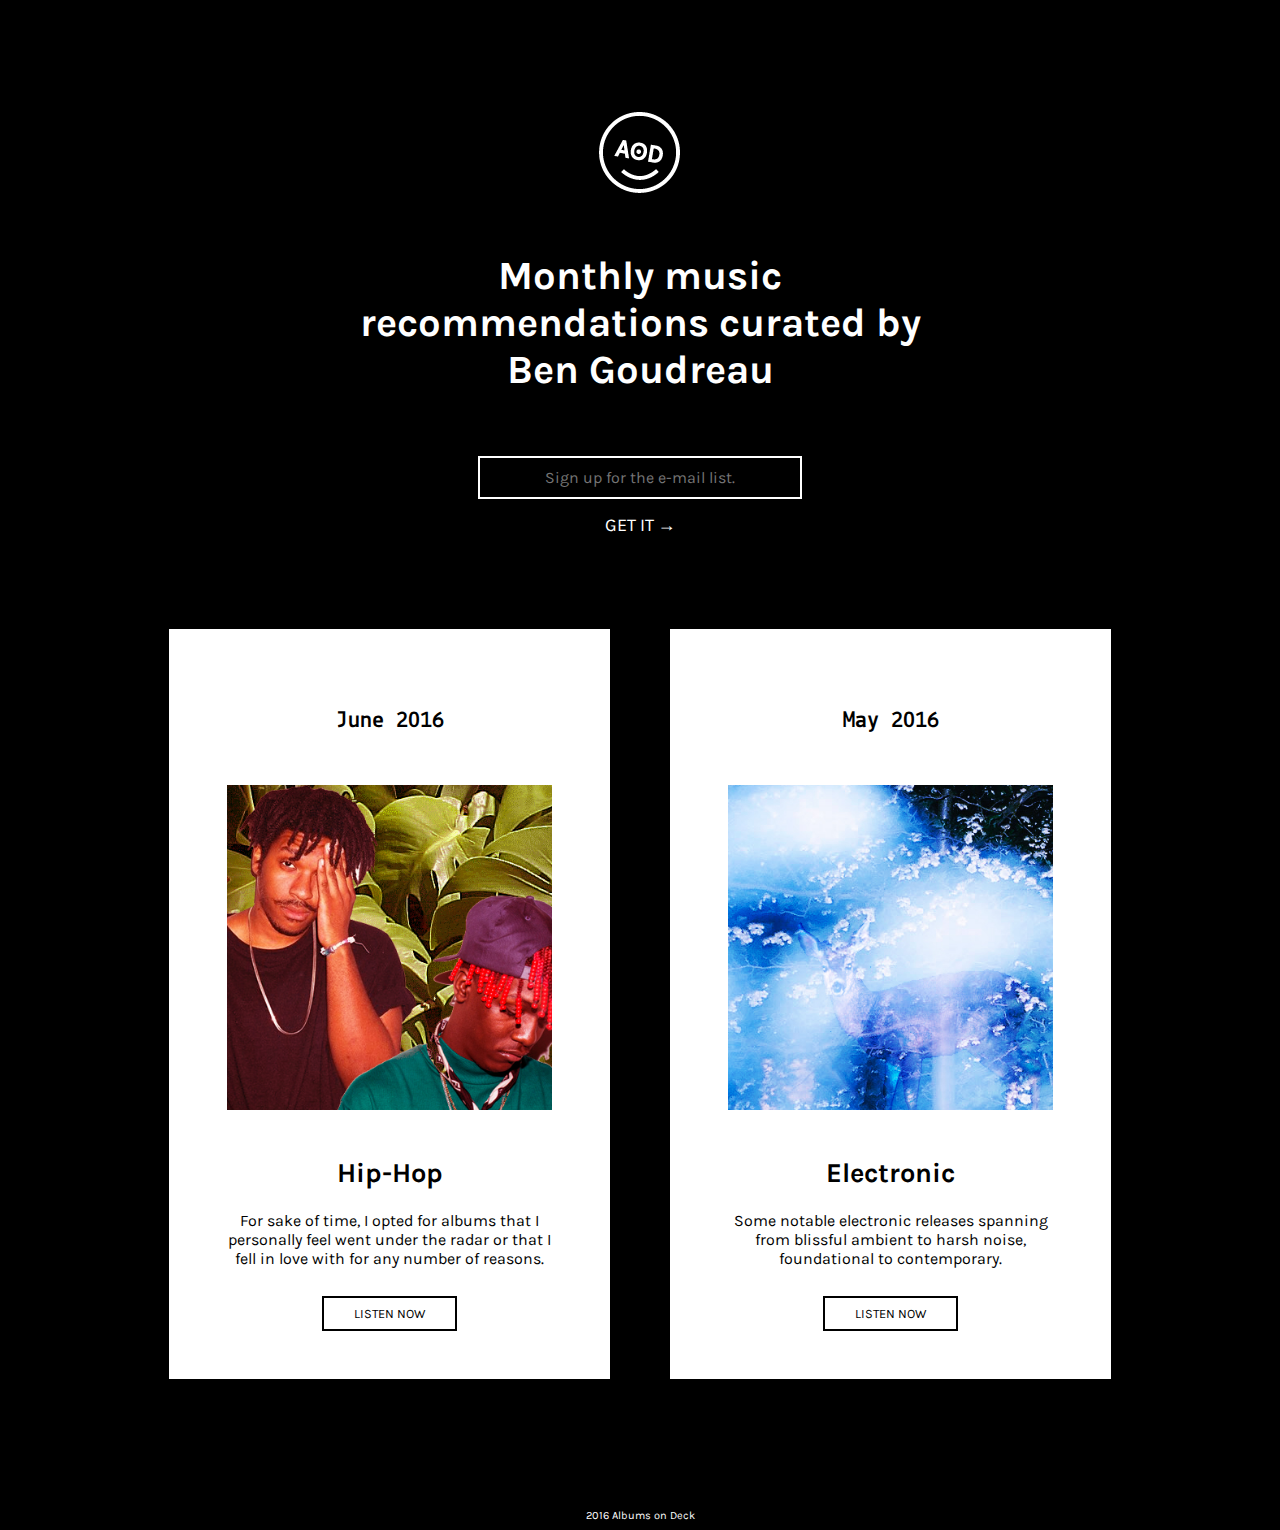
<file: index.html>
<!DOCTYPE html>
<html lang="en">

<head>
	<meta charset="UTF-8">
	<meta name="viewport" content="width=device-width, initial-scale=1.0">
	<link rel='shortcut icon' href='img/favicon.ico' type='image/x-icon'/>
	<title> ALBUMS ON DECK</title>
	<link rel="stylesheet" href="css/style.css">

	<link href='https://fonts.googleapis.com/css?family=Karla' rel='stylesheet' type='text/css'>
	<link href="https://fonts.googleapis.com/css?family=Lekton" rel="stylesheet">

	<script>
	  (function(i,s,o,g,r,a,m){i['GoogleAnalyticsObject']=r;i[r]=i[r]||function(){
	  (i[r].q=i[r].q||[]).push(arguments)},i[r].l=1*new Date();a=s.createElement(o),
	  m=s.getElementsByTagName(o)[0];a.async=1;a.src=g;m.parentNode.insertBefore(a,m)
	  })(window,document,'script','https://www.google-analytics.com/analytics.js','ga');
	  ga('create', 'UA-80839552-1', 'auto');
	  ga('send', 'pageview');
	</script>
</head>
		
 <body>
	<div class="main-header">
		<div class="icon"><a href="index.html"><img src="img/aod.png"></a></div>
	
		<h2> Monthly music recommendations curated by Ben Goudreau</h2>
	
		<!-- Signup Form -->
		<link href="//cdn-images.mailchimp.com/embedcode/horizontal-slim-10_7.css" rel="stylesheet" type="text/css">
		<div id="mailchimp">
		<form action="//albumsondeck.us13.list-manage.com/subscribe/post?u=3b424183a7f201a2abb261c1d&amp;id=fc2293e6cd" method="post" id="mc-embedded-subscribe-form" name="mc-embedded-subscribe-form" class="validate" target="_blank" novalidate>
		    <div id="mc_embed_signup_scroll">
			
			<input type="email" value="" name="EMAIL" class="email" id="mce-EMAIL" size="50" placeholder="Sign up for the e-mail list." required>
	
		    <div style="position: absolute; left: -5000px;" aria-hidden="true"><input type="text" name="b_3b424183a7f201a2abb261c1d_fc2293e6cd" tabindex="-1" value=""></div>
		    <div class="clear"><input type="submit" value="GET IT →" name="subscribe" id="mc-embedded-subscribe" class="button" ></div>
		    </div>
		</form>
		</div>

		<!--End -->




	</div>	

		
	<div class="content">
		<div class="col">
			<h4> June 2016</h4>
			<div class="thumbnail"><img src="img/hiphop2.jpg"></div>
			<h3> Hip-Hop </h3>
			<P>For sake of time, I opted for albums that I personally feel went under the radar or that I fell in love with for any number of reasons.</p>
			<a class="w3-btn" href="june2016.html"> LISTEN NOW </a>
		</div>

		<div class="col">
			<h4>May 2016</h4>
			<div class="thumbnail"><img src="img/electronic.jpg"></div>
			<h3> Electronic</h3>
			<P>Some notable electronic releases spanning from blissful ambient to harsh noise, foundational to contemporary.</p>
			 <a class="w3-btn" href="may2016.html"> LISTEN NOW </a>
		</div>			
	</div>

	<div class="main-footer">2016 Albums on Deck</div>

		<script src="https://code.jquery.com/jquery-3.1.0.js" integrity="sha256-slogkvB1K3VOkzAI8QITxV3VzpOnkeNVsKvtkYLMjfk=" crossorigin="anonymous"></script>
		
		<!--Slow load -->
	<script>
		(function($) {

		  $(window).load(function() {
		    $(document.body).fadeIn(1000);
		  });

	</script>
	





</body>
</html>
</file>
<file: css/style.css>
html {}

body {
	margin-top:90px;
	background: #000;
	color: #fff;
	font-family: 'Karla', sans-serif;
	font-size:1em;
	
	 -webkit-animation: fadein 2s; 
    -moz-animation: fadein 2s; 
   -ms-animation: fadein 2s; 
    -o-animation: fadein 2; 
     animation: fadein 2s;
}

@keyframes fadein {
    from { opacity: 0; }
    to   { opacity: 1; }
}

@-moz-keyframes fadein {
    from { opacity: 0; }
    to   { opacity: 1; }
}

@-webkit-keyframes fadein {
    from { opacity: 0; }
    to   { opacity: 1; }
}

@-ms-keyframes fadein {
    from { opacity: 0; }
    to   { opacity: 1; }
}

@-o-keyframes fadein {
    from { opacity: 0; }
    to   { opacity: 1; }

}


h1 {
	font-size:1.5em;
	text-align: center;
	margin-bottom: .5em;

}

h2 {

	text-align: center;
	font-size: 2.5em;
}

h3 {
	text-align: center;
	font-size: 1.7em;
	margin-bottom:.3em;
	line-height: .95em;
}


h4 {
	font-size:1.5em;
	font-family: 'Lekton', sans-serif;
}

h5 {
	font-size:.9em;
	text-transform: uppercase;
	margin-bottom: .3em;
}

img {
    max-width: 100%;
    height: auto;
    margin: 10px auto;

}

a {
	text-decoration: none;
	color: #fff;
	  -o-transition:.5s;
  -ms-transition:.5s;
  -moz-transition:.5s;
  -webkit-transition:.5s;
  transition:.5s;
}

a:hover {
	color: #0000ff;
}

hr {
       display: block;
       position: relative;
       padding: 0;
       margin: 8px auto;
       height: 0;
       width: 60%;
       max-height: 0;
       font-size: 1px;
       line-height: 0;
       clear: both;
       border: none;
       border-top: 1px solid #000;
       border-bottom: 1px solid #000;
    }


p {
  font-size: 1em;
}


/* Layout Styles */

.play {

			max-width: 32rem;
            margin-left: auto;
            margin-right: auto;
            margin-bottom: 50px;
            color: #000;
            display: flex;
}


.main-header {
	text-align: center;


}


.col {
	padding: 3em;
	background-color: #fff;
	color: #000;
	text-align: center;
	margin: 30px;
		 -webkit-animation: fadein 4s; /* Safari, Chrome and Opera > 12.1 */
       -moz-animation: fadein 4s; /* Firefox < 16 */
        -ms-animation: fadein 4s; /* Internet Explorer */
         -o-animation: fadein 4; /* Opera < 12.1 */
            animation: fadein 4s;
}

@keyframes fadein {
    from { opacity: 0; }
    to   { opacity: 1; }
}


@-moz-keyframes fadein {
    from { opacity: 0; }
    to   { opacity: 1; }
}


@-webkit-keyframes fadein {
    from { opacity: 0; }
    to   { opacity: 1; }
}


@-ms-keyframes fadein {
    from { opacity: 0; }
    to   { opacity: 1; }
}


@-o-keyframes fadein {
    from { opacity: 0; }
    to   { opacity: 1; }

}

.primary {
	padding: 1.5em;
	background-color: #fff;
	color: #000;
	text-align: center;
	margin: 30px;
	-webkit-animation: fadein 4s; 
  -moz-animation: fadein 4s; /* Firefox < 16 */
  -ms-animation: fadein 4s; /* Internet Explorer */
  -o-animation: fadein 4; /* Opera < 12.1 */
  animation: fadein 4s;
}

@keyframes fadein {
    from { opacity: 0; }
    to   { opacity: 1; }
}

@-moz-keyframes fadein {
    from { opacity: 0; }
    to   { opacity: 1; }
}

@-webkit-keyframes fadein {
    from { opacity: 0; }
    to   { opacity: 1; }
}

@-ms-keyframes fadein {
    from { opacity: 0; }
    to   { opacity: 1; }
}

@-o-keyframes fadein {
    from { opacity: 0; }
    to   { opacity: 1; }

}

.primary a {
	text-decoration: none;
	color: #000;
	  -o-transition:.5s;
  -ms-transition:.5s;
  -moz-transition:.5s;
  -webkit-transition:.5s;
  transition:.5s;
}

.main-footer {
	color:#fff;
	font-size:11px;
	text-align: center;
	margin-top: 100px;
}

.w3-btn {
    background-color: #fff; 
    color:#000;
    border: #000 solid 2px;
    color: #000;
    margin-top:12px;
    padding: 8px 30px;
    text-align: center;
    text-decoration: none;
    display: inline-block;
    font-size: .8em;
     -webkit-transition-duration: 1s; 
    transition-duration: 1s;
}

.w3-btn:hover {
    background-color: #000; 
    color: #ffffff;
}

.primary a:hover {
	color: #0000ff;
}

/* Email Signup mail chimppppppp */


#mailchimp {
  color: #000;
  margin-top:30px;


}
#mailchimp input {
  border: medium none;
  color: #fff;
  font-family: "karla", sans-serif;
  text-align: center;
  font-size: 16px;
  margin-bottom: 5px;
  padding: 10px;
  width: 300px;

}
#mailchimp input.email {
  background: #000;
  border: #fff solid 2px;

}
#mailchimp input.name { background: #fff}
#mailchimp input[type="submit"] {
  background: none;
  color: #fff;
  font-size: 18px;
  width: 25%%
  -webkit-transition-duration: 1s; 
  transition-duration: 1s;

}

#mailchimp input[type="submit"]:hover {
 color: #fff;
 font-style: italic;


 }


input:focus {
    outline:none !important;
}

.icon img {
  border-radius: 50%;
  -webkit-transition: -webkit-transform .8s ease-in-out;
  transition: transform .8s ease-in-out;
}
.icon img:hover {
  -webkit-transform: rotate(360deg);
  transform: rotate(360deg)
}

/* ================================= 
  Media Queries
==================================== */

@media (min-width: 769px) {

		.content {
		color: #000;
		display: flex;
		margin: 0 auto;
		max-width: 1150px;
		flex-direction: row;
		flex-wrap: wrap;
		justify-content: center;
		
	 }

	
		.col {
		display: flex;
		align-items: center;
		flex-direction: row;
		flex-wrap: wrap;
		width: 30%;
		text-align: center;
		justify-content: center;
		margin: 30px;
		align-self: flex-start
		}

		.primary {
		display: flex;
		align-items: center;
		flex-direction: column;
		flex-wrap: wrap;
		width: 50%;
		text-align: center;
		justify-content: center;
		margin: 10px;
		align-self: flex-start
		}


		.primary a:hover {
			color: #0000ff;

		}

		.white a:hover {
			color:#fff;
		}

		
		

.thumbnail:hover {
    opacity: .6;
    }


.thumbnail {
    max-width: 100%;
    height: auto;
    margin: 10px;

    opacity: 1;
    
    -webkit-transition: opacity .3s ease-in-out;
    -moz-transition: opacity .3s ease-in-out;
    -o-transition: opacity .3s ease-in-out;
    -ms-transition: opacity .3s ease-in-out;
    transition: opacity .3s ease-in-out;
     
   }


@media (min-width: 1025px) {

	.main-header {

    	margin: 0 auto;
    	padding-bottom: 3em;
		  display: flex;
		 flex-direction: column;
		 justify-content: center;
		 width: 50%;
		
	}
</file>
